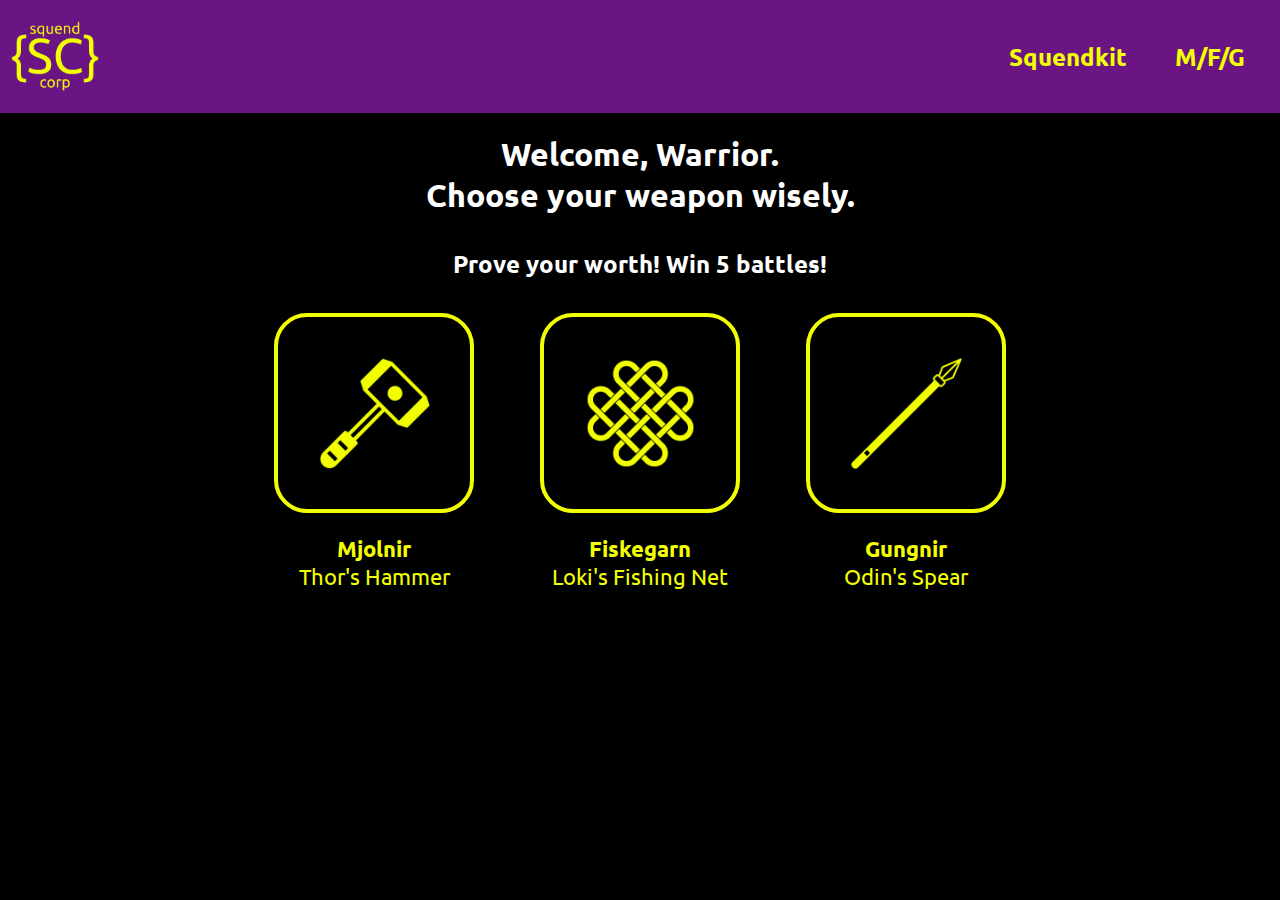
<file: index.html>
<!DOCTYPE html>
<html lang="en">
<head>
  <meta charset="UTF-8">
  <meta http-equiv="X-UA-Compatible" content="IE=edge">
  <meta name="viewport" content="width=device-width, initial-scale=1.0">
  <link rel = "stylesheet" href="style.css">
  <link rel="preconnect" href="https://fonts.googleapis.com">
  <link rel="preconnect" href="https://fonts.gstatic.com" crossorigin>
  <link href="https://fonts.googleapis.com/css2?family=Ubuntu:wght@300;400;700&display=swap" rel="stylesheet">
  <link rel="icon" type="image" href="img/favicon.png">
  <script src="nav.js" defer></script>
  <script src="game.js" defer></script>
  <title>Mjolnir, Fiskegarn, Gungnir!</title>
</head>

<body>
  
  <div class = "header">
    <a href="http://www.squendle.xyz">
      <img id="logo" src="img/logo.png" alt="squendcorp logo">
    </a>
    <ul>
      <li><a class="nav-items" href="http://www.squendle.xyz/squendkit.html">Squendkit</a></li>
      <li><a class="nav-items" href="http://www.squendle.xyz/mfg.html">M/F/G</a></li>
    </ul>
  </div>

  <div class="game">
    <h1>
      Welcome, Warrior.<br>Choose your weapon wisely.
    </h1>

    <div>
      <h2 id="top-display">Prove your worth! Win 5 battles!</h2>
    </div>

    <div class="choices">
      <div class="choice-box">
        <div class="choice" id="rock">
        <img id="mjolnir" src="img/mjolnir.png">
      </div>
      <p><strong>Mjolnir</strong><br>Thor's Hammer</p>
      </div>
      <div class="choice-box">
        <div class="choice" id="paper">
          <img id="fiskegarn" src="img/fiskegarn.png">
        </div>
        <p><strong>Fiskegarn</strong><br>Loki's Fishing Net</p>
      </div>
      <div class="choice-box">
        <div class="choice" id="scissors">
          <img id="gungnir" src="img/gungnir.png">
        </div>     
        <p><strong>Gungnir</strong><br>Odin's Spear</p>
      </div>
    </div>

    <div class="results-box">
     
      <div class="scores">
        <div id="win-count"></div>
        <div id="player-display"></div>
      </div>
        
      <div id="results"></div>
      
      <div class="scores">
        <div id="loss-count"></div>    
        <div id="gods-display"></div>
      </div>

    </div>

  </div>
</body>

</html>
</file>
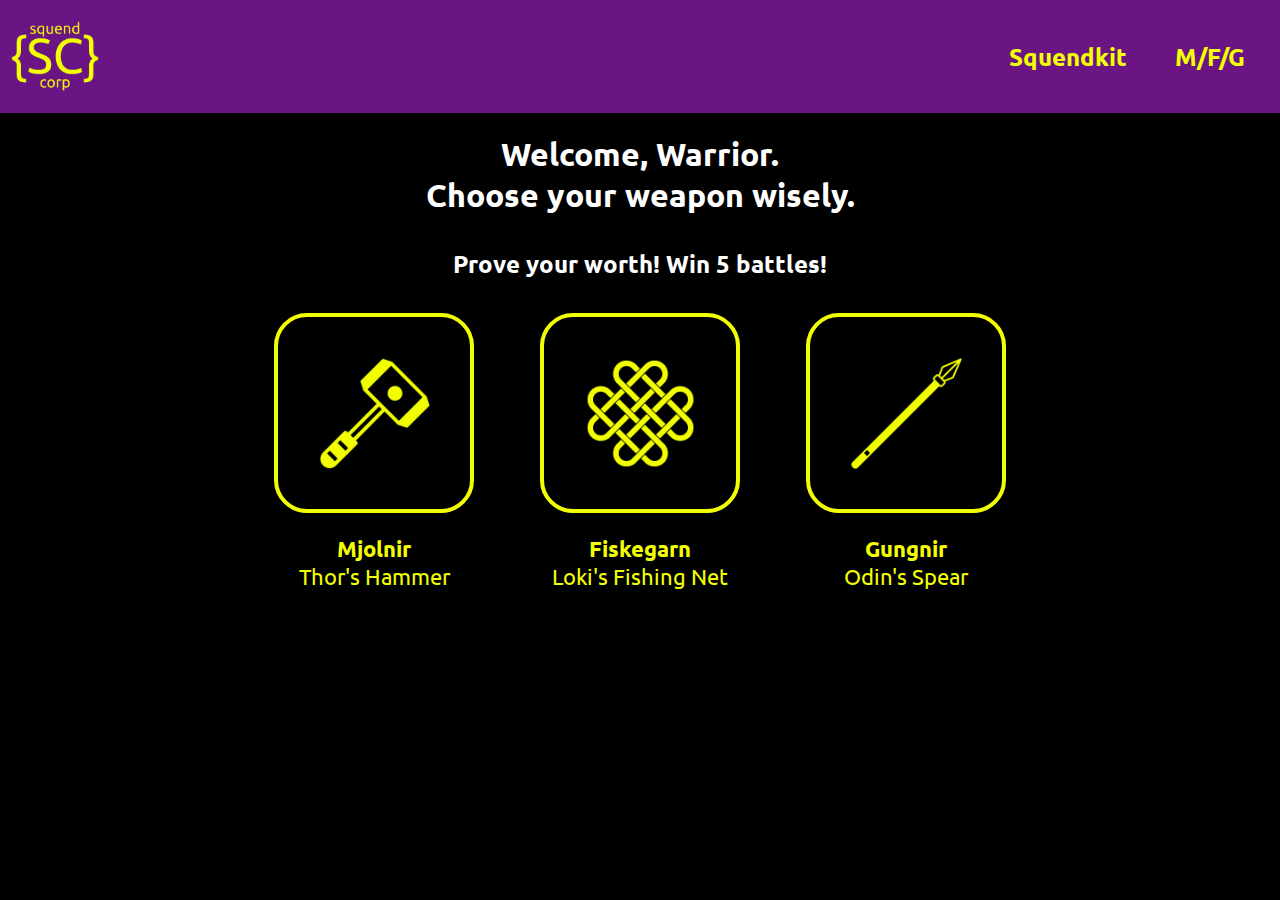
<file: mfg.html>
<!DOCTYPE html>
<html lang="en">
<head>
  <meta charset="UTF-8">
  <meta http-equiv="X-UA-Compatible" content="IE=edge">
  <meta name="viewport" content="width=device-width, initial-scale=1.0">
  <link rel = "stylesheet" href="style.css">
  <link rel="preconnect" href="https://fonts.googleapis.com">
  <link rel="preconnect" href="https://fonts.gstatic.com" crossorigin>
  <link href="https://fonts.googleapis.com/css2?family=Ubuntu:wght@300;400;700&display=swap" rel="stylesheet">
  <script src="nav.js" defer></script>
  <script src="game.js" defer></script>
  <title>Mjolnir, Fiskegarn, Gungnir!</title>
</head>

<body>
  
  <div class = "header">
    <a href="http://www.squendle.xyz">
      <img id="logo" src="img/logo.png" alt="squendcorp logo">
    </a>
    <ul>
      <li><a class="nav-items" href="http://www.squendle.xyz">Squendkit</a></li>
      <li><a class="nav-items" href="http://www.squendle.xyz">M/F/G</a></li>
    </ul>
  </div>

  <div class="game">
    <h1>
      Welcome, Warrior.<br>Choose your weapon wisely.
    </h1>

    <div>
      <h2 id="top-display">Prove your worth! Win 5 battles!</h2>
    </div>

    <div class="choices">
      <div class="choice-box">
        <div class="choice" id="rock">
        <img id="mjolnir" src="img/mjolnir.png">
      </div>
      <p><strong>Mjolnir</strong><br>Thor's Hammer</p>
      </div>
      <div class="choice-box">
        <div class="choice" id="paper">
          <img id="fiskegarn" src="img/fiskegarn.png">
        </div>
        <p><strong>Fiskegarn</strong><br>Loki's Fishing Net</p>
      </div>
      <div class="choice-box">
        <div class="choice" id="scissors">
          <img id="gungnir" src="img/gungnir.png">
        </div>     
        <p><strong>Gungnir</strong><br>Odin's Spear</p>
      </div>
    </div>

    <div class="results-box">
     
      <div class="scores">
        <div id="win-count"></div>
        <div id="player-display"></div>
      </div>
        
      <div id="results"></div>
      
      <div class="scores">
        <div id="loss-count"></div>    
        <div id="gods-display"></div>
      </div>

    </div>

  </div>
</body>

</html>
</file>
<file: style.css>
* {
  box-sizing: border-box;
  font-family: 'Ubuntu', sans-serif;
}

body, html {
  margin: 0;
  padding: 0;
}

.header {
  display: flex;
  background-color: #6b1584;
  color: #f2ff00;
  justify-content: space-between;
  align-items: center;
  padding: 11px;
}

#logo {
  height: 88px;
}

ul {
  padding: 0;
  margin: 0;
  list-style: none;
  display: flex;
  flex-direction: row;
}

li {
  padding-left: 24px;
  padding-right: 24px; 
  font-size: 24px;
  font-weight: 800;
}
a {
  color: #f2ff00;
  text-decoration: none;
}

body {
  background-color: black;
  color: white;
  display: flex;
  flex-direction: column;
  text-align: center;
}

h1 {
  font-size: 32px;
  padding: 0px;
  display: flex;
  align-items: center;
  margin-bottom: 0;
  
}

#top-display {
  
  display: flex;
  min-width: 222px;
  min-height: 55px;
  justify-content: center;
  align-items: center;
  margin-bottom: 22px;
}

.game {
  display: flex;
  flex-direction: column;
  align-items: center;
}

.choices {
  display: flex;
  justify-content: space-evenly;
  flex: 1;
  flex-wrap: wrap;
  color: #f2ff00;
  font-size: 22px;
}

.choice {
  display: flex;
  flex-direction: column;
  flex: auto;
  align-items: center;
  justify-content: center;
  border: solid 4px #f2ff00;
  border-radius: 33px;
  padding: 33px;
  width: 200px;
  height: 200px;
  margin: 0 33px;
  text-align: center;
}

.hovered {
  border: solid 4px #bc19eb;
}

.purp-text {
  color: #bc19eb;
}

.choice img {
  height: 111px;
}

.results-box {
  display: flex;
  justify-content: space-evenly;
  align-items: center;
}

#win-count, #loss-count {
  
  display: flex;
  width: 30px;
  height: 30px;
  padding: 11px;
  align-items: center;
  justify-content: center;
}

#results {
  
  display: flex;
  flex-direction: column;
  width: 444px; 
  height: 55px;
  align-items: center;
  justify-content: center;
}

.scores {
  display: flex;
  flex-direction: column;
  align-items: center;
}

#player-display, #gods-display {
  
  display: flex;
  min-width: 222px;
  min-height: 33px;
  justify-content: center;
  align-items: center;
}
</file>
